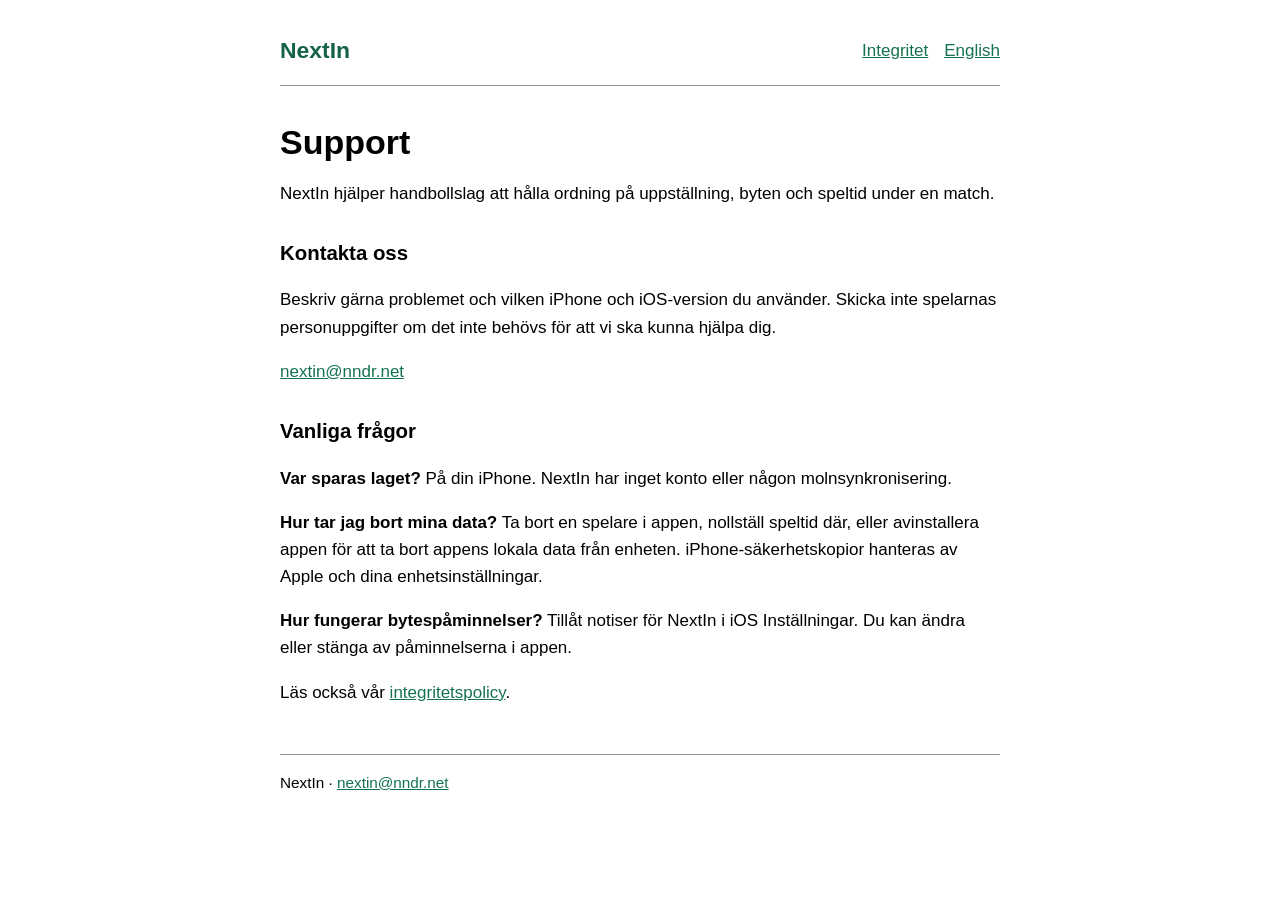
<file: index.html>
<!doctype html>
<html lang="sv"><head><meta charset="utf-8"><meta name="viewport" content="width=device-width,initial-scale=1"><title>Support – NextIn</title><link rel="stylesheet" href="style.css"></head>
<body><header><a class="brand" href="./">NextIn</a><nav><a href="privacy/">Integritet</a><a href="en/" lang="en">English</a></nav></header>
<main><h1>Support</h1><p>NextIn hjälper handbollslag att hålla ordning på uppställning, byten och speltid under en match.</p>
<h2>Kontakta oss</h2><p>Beskriv gärna problemet och vilken iPhone och iOS-version du använder. Skicka inte spelarnas personuppgifter om det inte behövs för att vi ska kunna hjälpa dig.</p>
<p><a href="mailto:nextin@nndr.net">nextin@nndr.net</a></p>
<h2>Vanliga frågor</h2><p><strong>Var sparas laget?</strong> På din iPhone. NextIn har inget konto eller någon molnsynkronisering.</p>
<p><strong>Hur tar jag bort mina data?</strong> Ta bort en spelare i appen, nollställ speltid där, eller avinstallera appen för att ta bort appens lokala data från enheten. iPhone-säkerhetskopior hanteras av Apple och dina enhetsinställningar.</p>
<p><strong>Hur fungerar bytespåminnelser?</strong> Tillåt notiser för NextIn i iOS Inställningar. Du kan ändra eller stänga av påminnelserna i appen.</p>
<p>Läs också vår <a href="privacy/">integritetspolicy</a>.</p></main>
<footer>NextIn · <a href="mailto:nextin@nndr.net">nextin@nndr.net</a></footer></body></html>
</file>
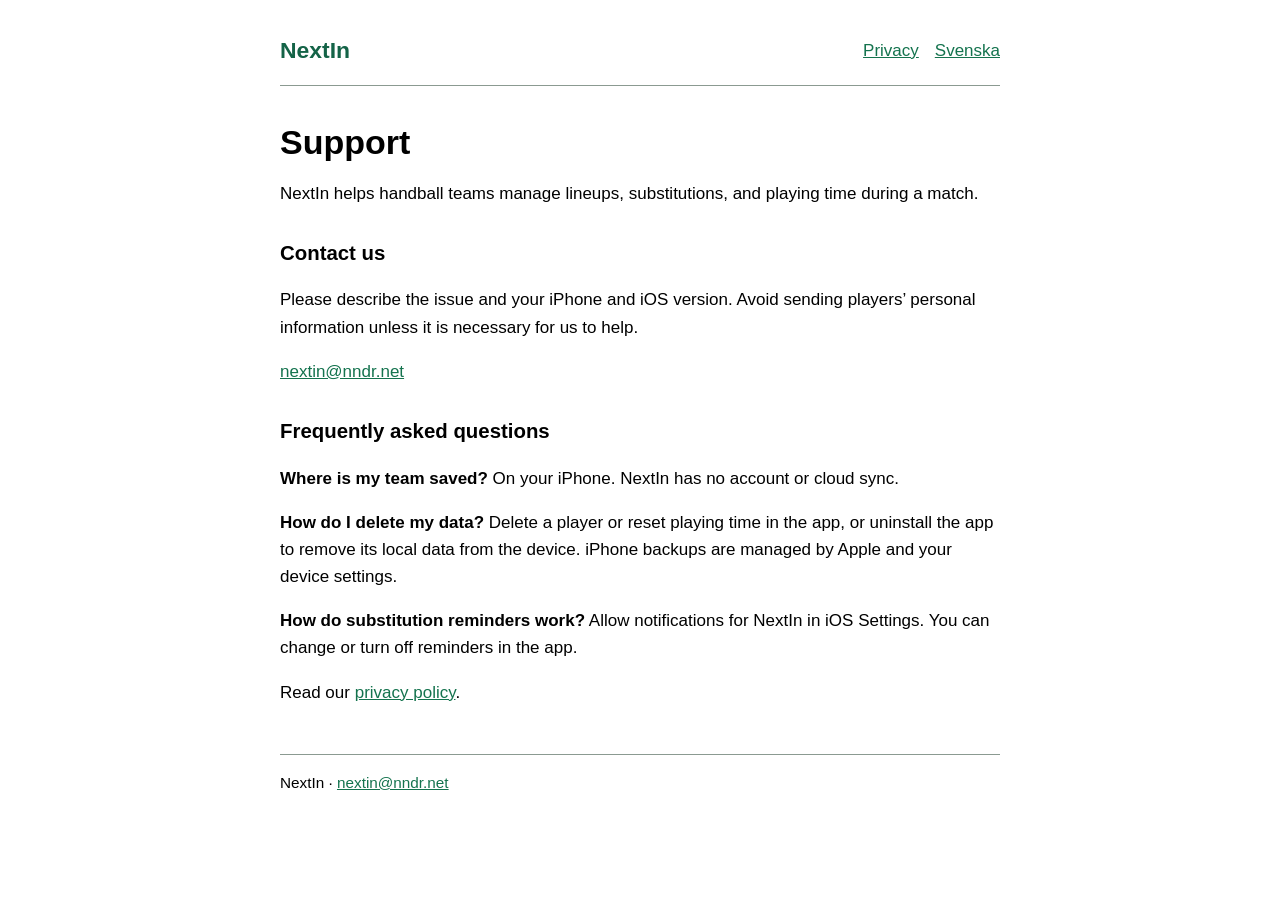
<file: en/index.html>
<!doctype html>
<html lang="en"><head><meta charset="utf-8"><meta name="viewport" content="width=device-width,initial-scale=1"><title>Support – NextIn</title><link rel="stylesheet" href="../style.css"></head>
<body><header><a class="brand" href="./">NextIn</a><nav><a href="privacy/">Privacy</a><a href="../" lang="sv">Svenska</a></nav></header>
<main><h1>Support</h1><p>NextIn helps handball teams manage lineups, substitutions, and playing time during a match.</p>
<h2>Contact us</h2><p>Please describe the issue and your iPhone and iOS version. Avoid sending players’ personal information unless it is necessary for us to help.</p>
<p><a href="mailto:nextin@nndr.net">nextin@nndr.net</a></p>
<h2>Frequently asked questions</h2><p><strong>Where is my team saved?</strong> On your iPhone. NextIn has no account or cloud sync.</p>
<p><strong>How do I delete my data?</strong> Delete a player or reset playing time in the app, or uninstall the app to remove its local data from the device. iPhone backups are managed by Apple and your device settings.</p>
<p><strong>How do substitution reminders work?</strong> Allow notifications for NextIn in iOS Settings. You can change or turn off reminders in the app.</p>
<p>Read our <a href="privacy/">privacy policy</a>.</p></main>
<footer>NextIn · <a href="mailto:nextin@nndr.net">nextin@nndr.net</a></footer></body></html>
</file>
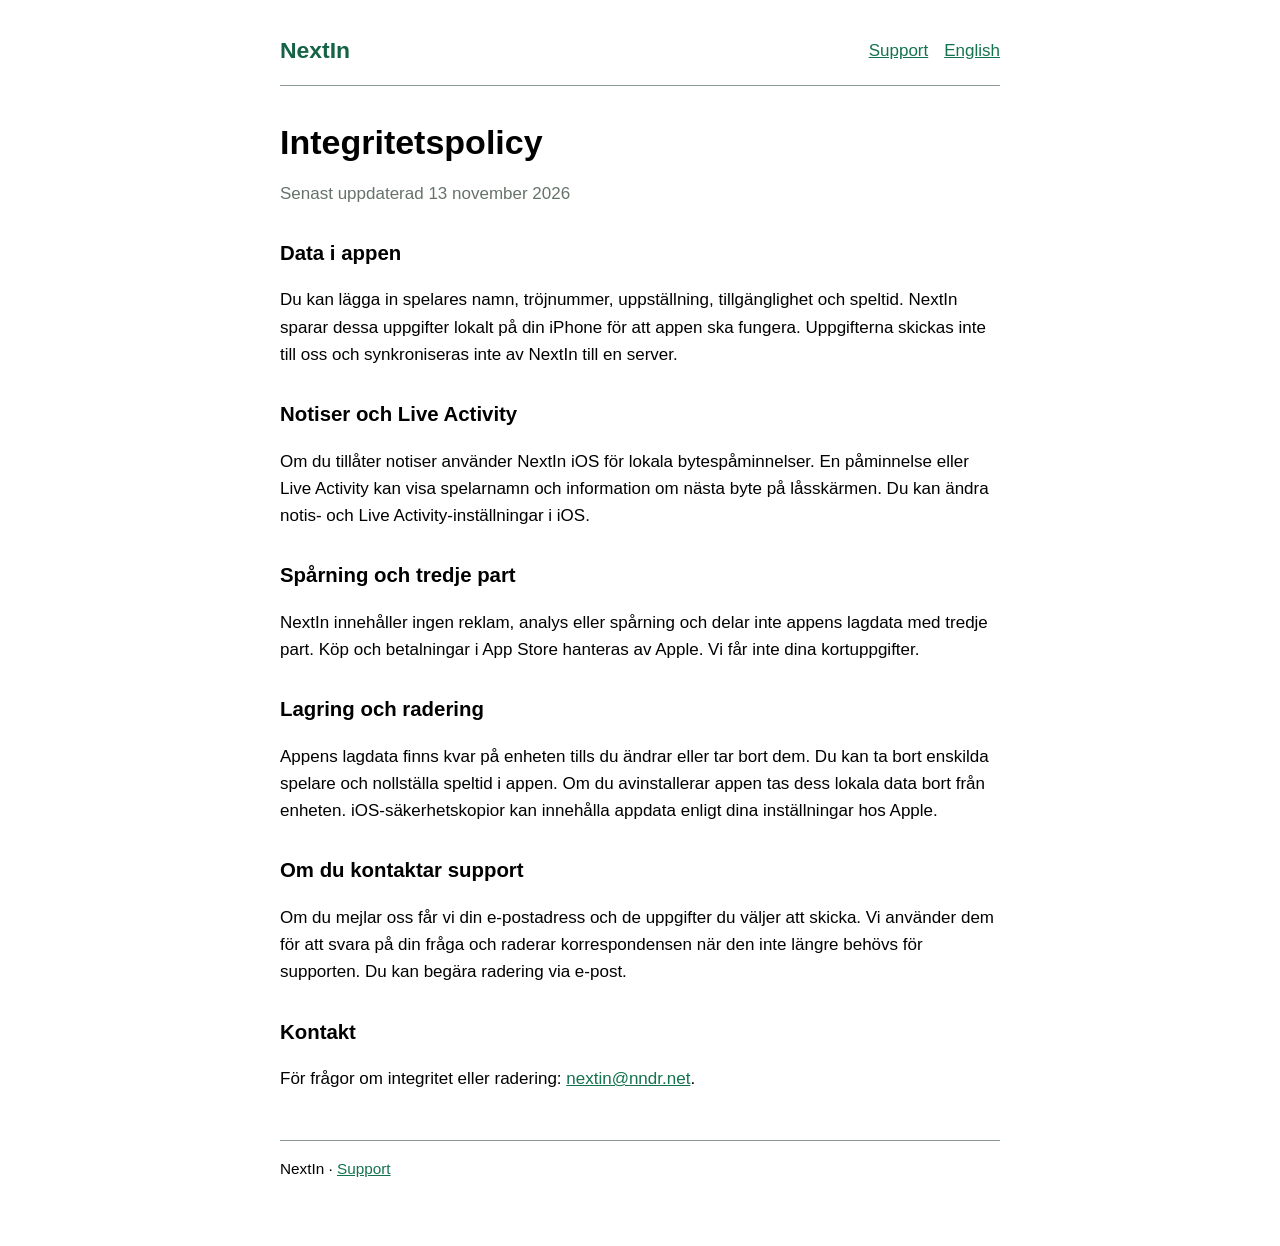
<file: privacy/index.html>
<!doctype html>
<html lang="sv"><head><meta charset="utf-8"><meta name="viewport" content="width=device-width,initial-scale=1"><title>Integritetspolicy – NextIn</title><link rel="stylesheet" href="../style.css"></head>
<body><header><a class="brand" href="../">NextIn</a><nav><a href="../">Support</a><a href="../en/privacy/" lang="en">English</a></nav></header>
<main><h1>Integritetspolicy</h1><p class="muted">Senast uppdaterad 13 november 2026</p>
<h2>Data i appen</h2><p>Du kan lägga in spelares namn, tröjnummer, uppställning, tillgänglighet och speltid. NextIn sparar dessa uppgifter lokalt på din iPhone för att appen ska fungera. Uppgifterna skickas inte till oss och synkroniseras inte av NextIn till en server.</p>
<h2>Notiser och Live Activity</h2><p>Om du tillåter notiser använder NextIn iOS för lokala bytespåminnelser. En påminnelse eller Live Activity kan visa spelarnamn och information om nästa byte på låsskärmen. Du kan ändra notis- och Live Activity-inställningar i iOS.</p>
<h2>Spårning och tredje part</h2><p>NextIn innehåller ingen reklam, analys eller spårning och delar inte appens lagdata med tredje part. Köp och betalningar i App Store hanteras av Apple. Vi får inte dina kortuppgifter.</p>
<h2>Lagring och radering</h2><p>Appens lagdata finns kvar på enheten tills du ändrar eller tar bort dem. Du kan ta bort enskilda spelare och nollställa speltid i appen. Om du avinstallerar appen tas dess lokala data bort från enheten. iOS-säkerhetskopior kan innehålla appdata enligt dina inställningar hos Apple.</p>
<h2>Om du kontaktar support</h2><p>Om du mejlar oss får vi din e-postadress och de uppgifter du väljer att skicka. Vi använder dem för att svara på din fråga och raderar korrespondensen när den inte längre behövs för supporten. Du kan begära radering via e-post.</p>
<h2>Kontakt</h2><p>För frågor om integritet eller radering: <a href="mailto:nextin@nndr.net">nextin@nndr.net</a>.</p></main>
<footer>NextIn · <a href="../">Support</a></footer></body></html>
</file>
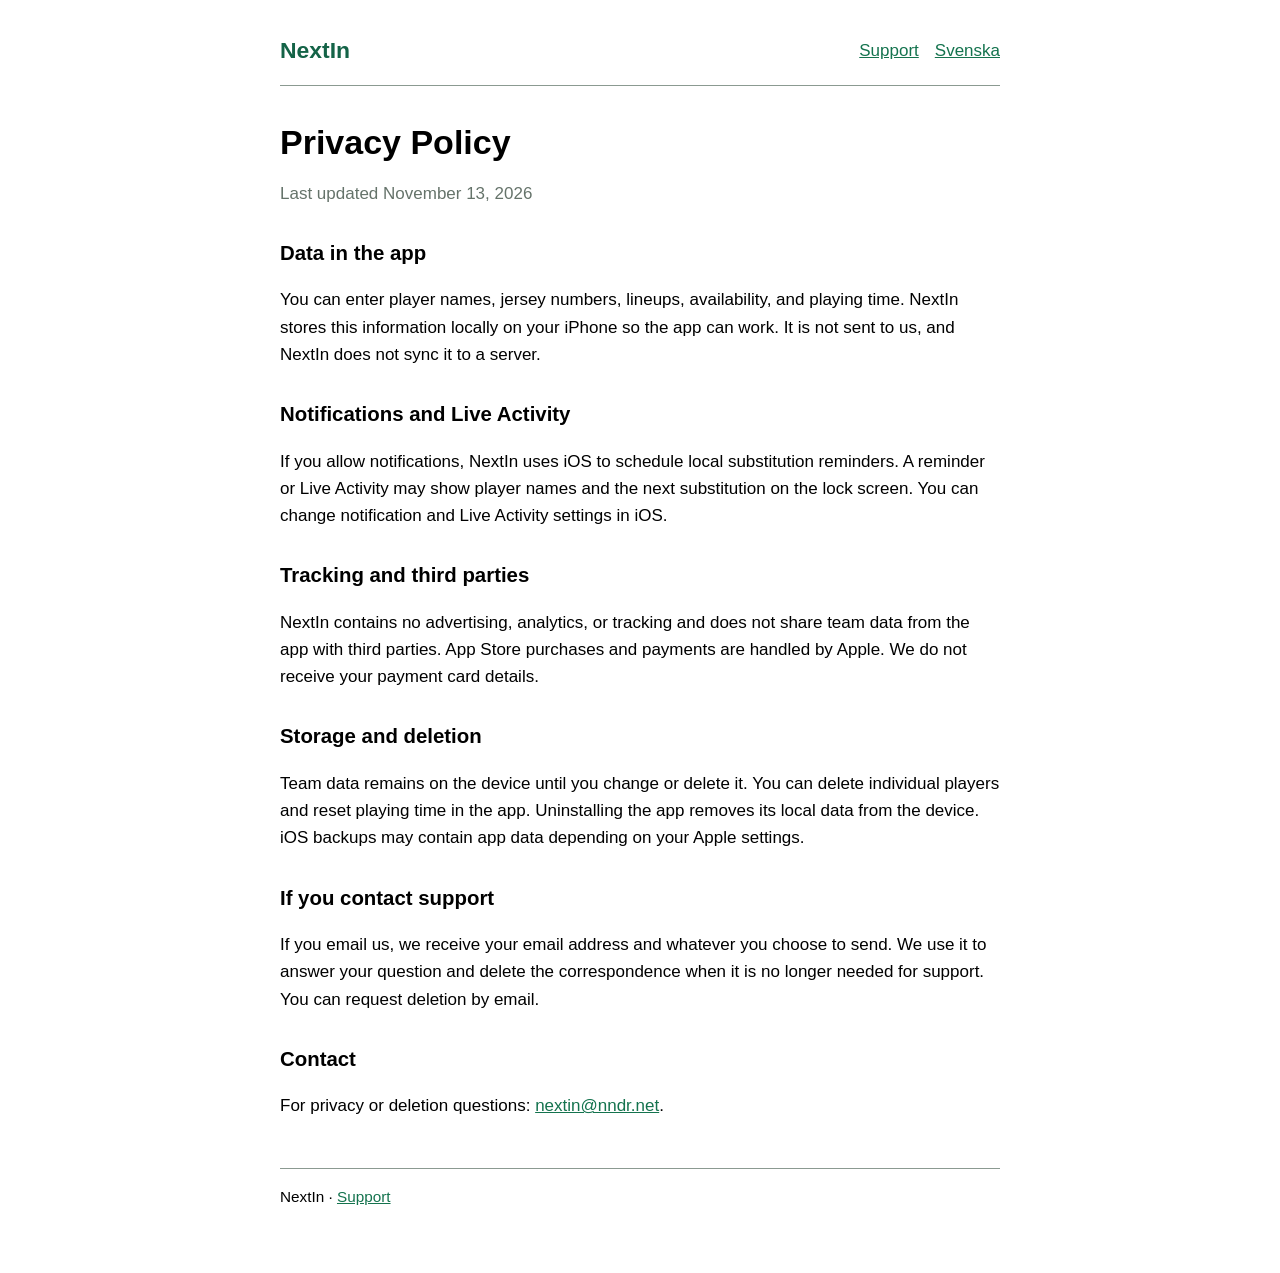
<file: en/privacy/index.html>
<!doctype html>
<html lang="en"><head><meta charset="utf-8"><meta name="viewport" content="width=device-width,initial-scale=1"><title>Privacy Policy – NextIn</title><link rel="stylesheet" href="../../style.css"></head>
<body><header><a class="brand" href="../../">NextIn</a><nav><a href="../">Support</a><a href="../../privacy/" lang="sv">Svenska</a></nav></header>
<main><h1>Privacy Policy</h1><p class="muted">Last updated November 13, 2026</p>
<h2>Data in the app</h2><p>You can enter player names, jersey numbers, lineups, availability, and playing time. NextIn stores this information locally on your iPhone so the app can work. It is not sent to us, and NextIn does not sync it to a server.</p>
<h2>Notifications and Live Activity</h2><p>If you allow notifications, NextIn uses iOS to schedule local substitution reminders. A reminder or Live Activity may show player names and the next substitution on the lock screen. You can change notification and Live Activity settings in iOS.</p>
<h2>Tracking and third parties</h2><p>NextIn contains no advertising, analytics, or tracking and does not share team data from the app with third parties. App Store purchases and payments are handled by Apple. We do not receive your payment card details.</p>
<h2>Storage and deletion</h2><p>Team data remains on the device until you change or delete it. You can delete individual players and reset playing time in the app. Uninstalling the app removes its local data from the device. iOS backups may contain app data depending on your Apple settings.</p>
<h2>If you contact support</h2><p>If you email us, we receive your email address and whatever you choose to send. We use it to answer your question and delete the correspondence when it is no longer needed for support. You can request deletion by email.</p>
<h2>Contact</h2><p>For privacy or deletion questions: <a href="mailto:nextin@nndr.net">nextin@nndr.net</a>.</p></main>
<footer>NextIn · <a href="../">Support</a></footer></body></html>
</file>
<file: style.css>
:root { color-scheme: light dark; font: 17px/1.6 -apple-system, BlinkMacSystemFont, "Segoe UI", sans-serif; }
body { max-width: 720px; margin: 0 auto; padding: 32px 20px 64px; }
header { display: flex; align-items: center; justify-content: space-between; gap: 16px; border-bottom: 1px solid #8b9a91; padding-bottom: 16px; }
nav { display: flex; gap: 16px; flex-wrap: wrap; }
a { color: #14734e; }
h1 { font-size: 2rem; line-height: 1.2; margin: 36px 0 16px; }
h2 { font-size: 1.2rem; margin-top: 30px; }
.brand { color: #146347; font-size: 1.35rem; font-weight: 750; text-decoration: none; }
.muted { color: #65736a; }
footer { border-top: 1px solid #8b9a91; margin-top: 48px; padding-top: 16px; font-size: .9rem; }
@media (prefers-color-scheme: dark) { a, .brand { color: #83ddb0; } .muted { color: #aab9ae; } }
</file>
